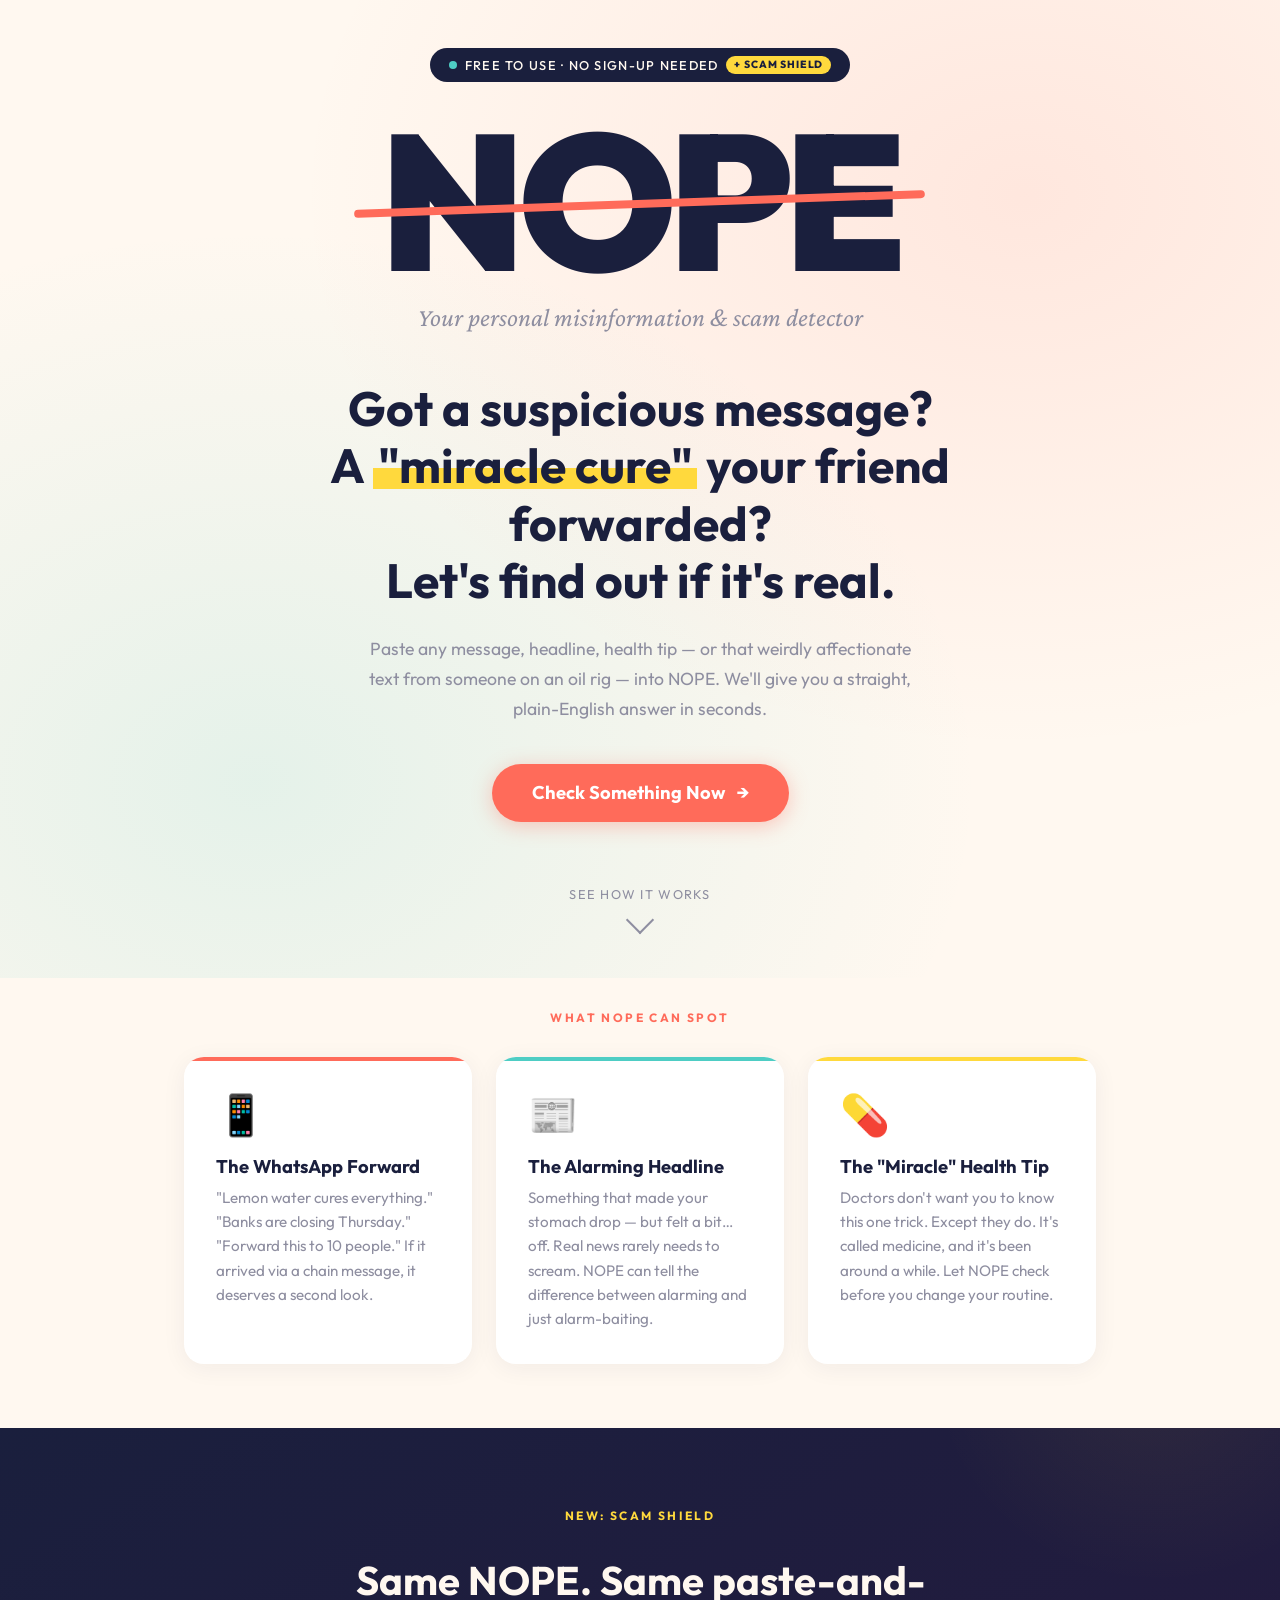
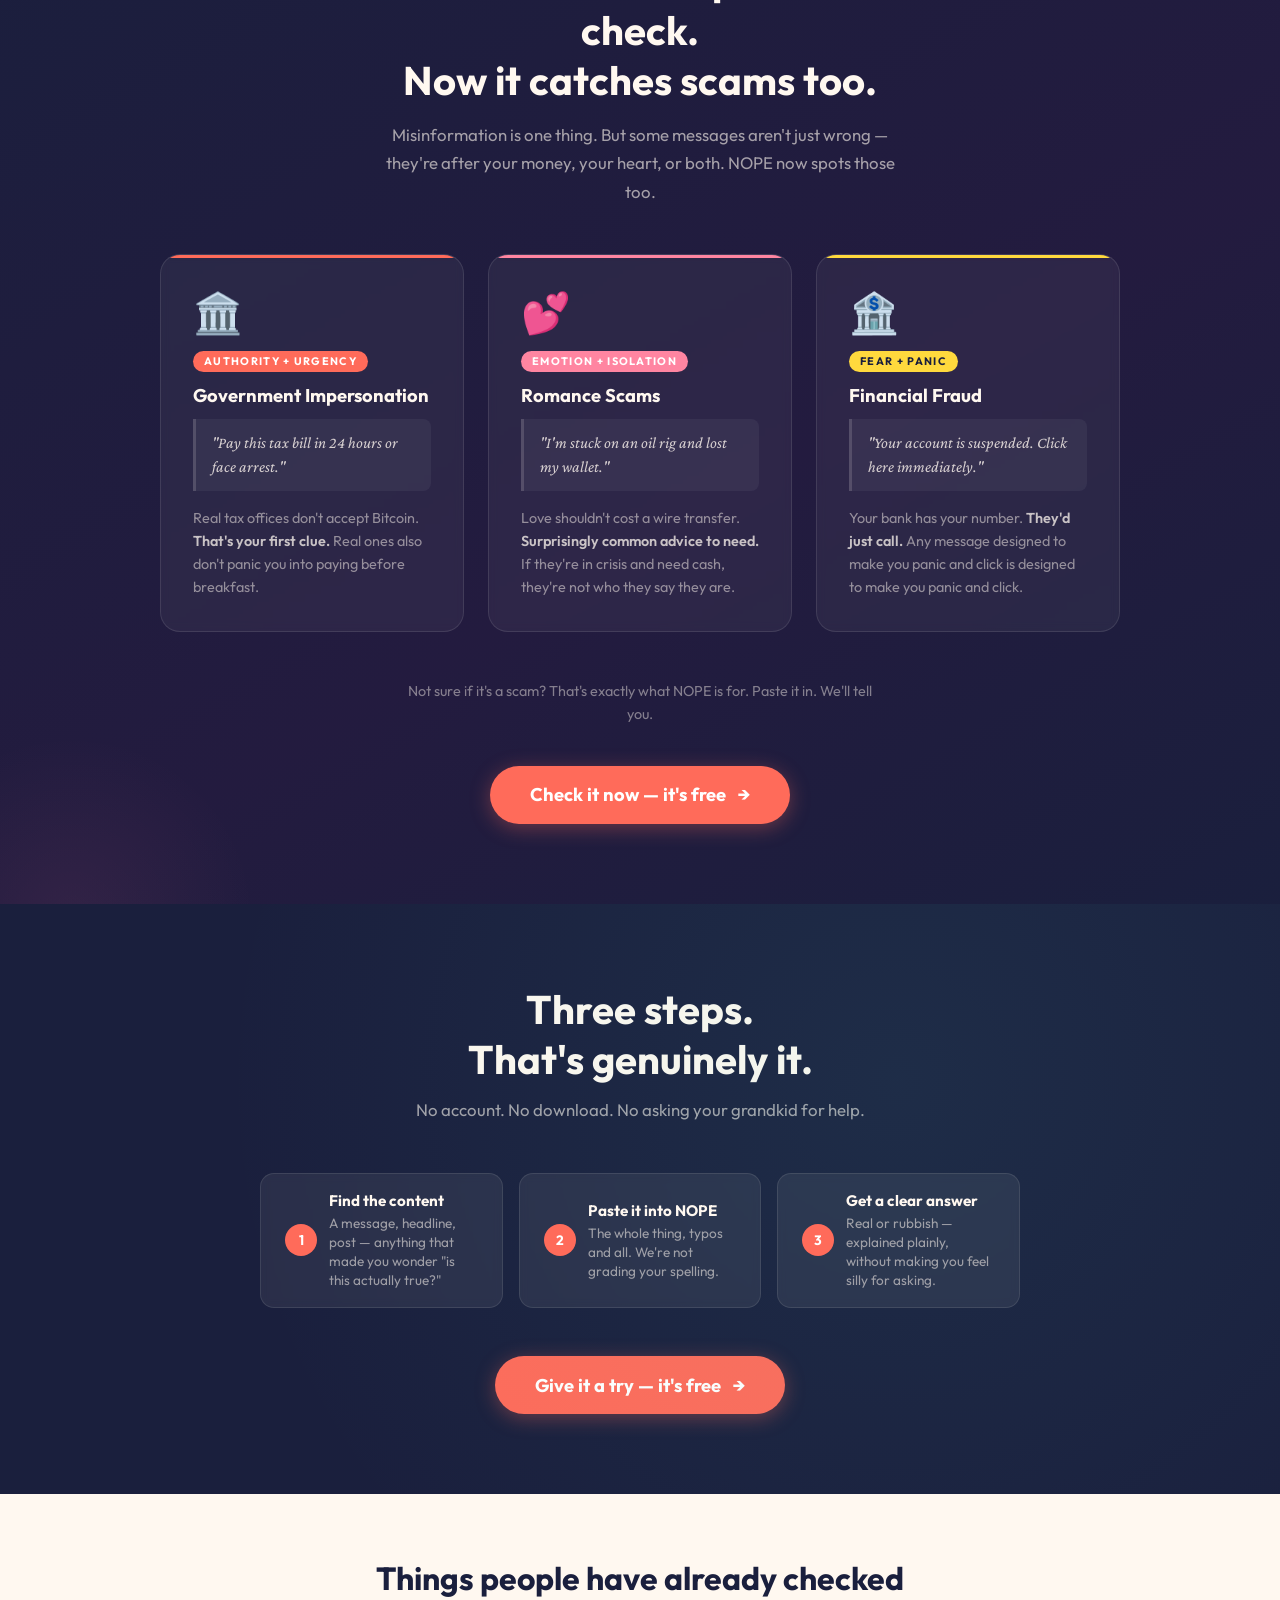
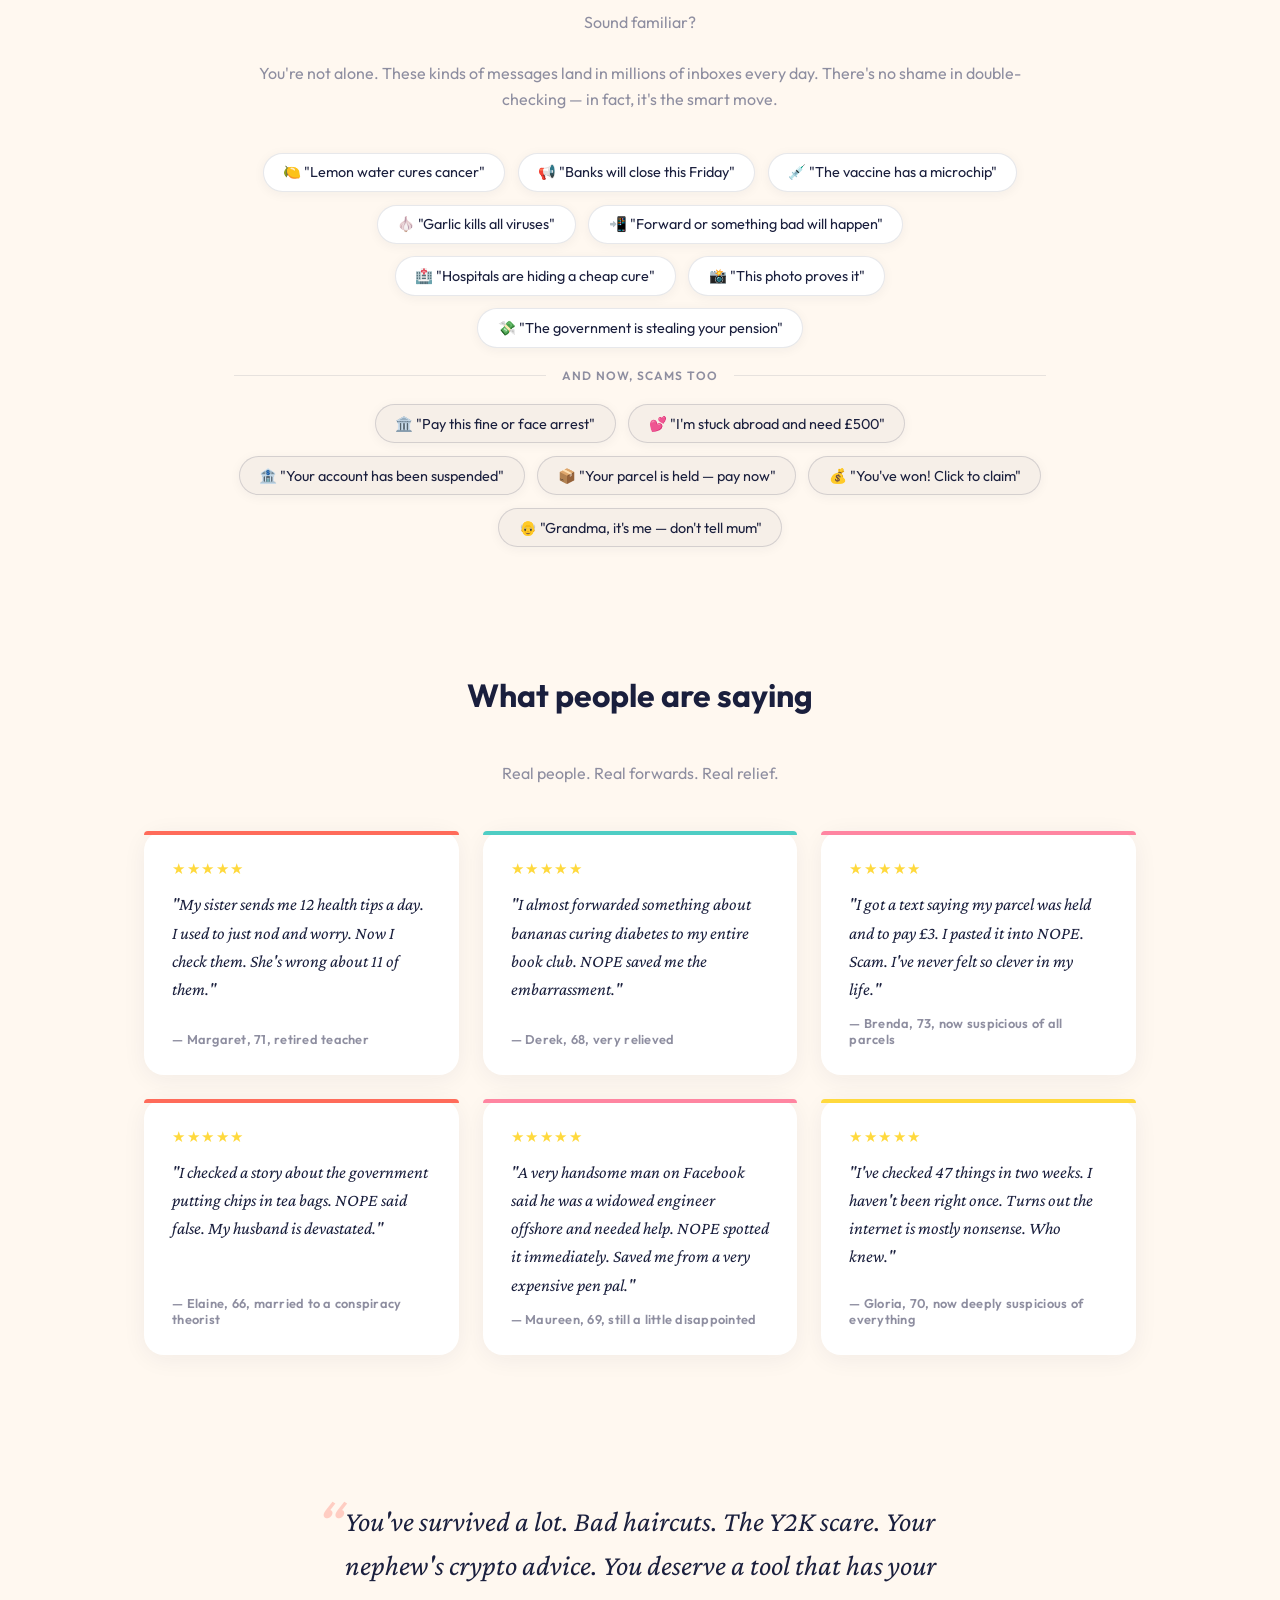
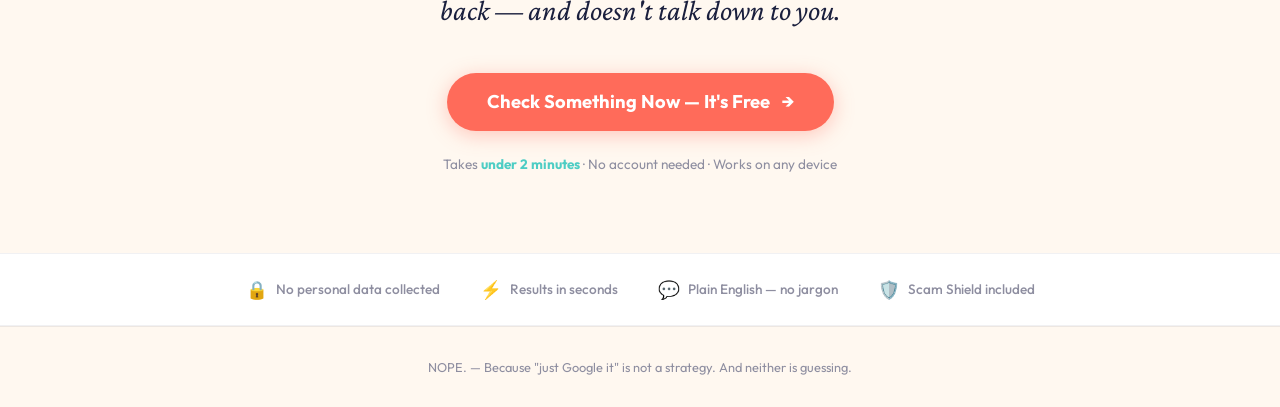
<file: static/index.html>
<!DOCTYPE html>
<html lang="en">
<head>
    <meta charset="UTF-8">
    <meta name="viewport" content="width=device-width, initial-scale=1.0">
    <title>NOPE — Your Personal Misinformation & Scam Detector</title>
    <link rel="preconnect" href="https://fonts.googleapis.com">
    <link rel="preconnect" href="https://fonts.gstatic.com" crossorigin>
    <link href="https://fonts.googleapis.com/css2?family=Outfit:wght@400;500;600;700;900&family=Crimson+Pro:ital@0;1&display=swap" rel="stylesheet">
    <style>
        :root {
            --coral: #FF6B5A;
            --navy: #1A1F3D;
            --cream: #FFF8F0;
            --mint: #4ECDC4;
            --gold: #FFD93D;
            --soft-gray: #8E8EA0;
            --blush: #FF85A1;
        }

        * {
            margin: 0;
            padding: 0;
            box-sizing: border-box;
        }

        body {
            font-family: 'Outfit', sans-serif;
            background: var(--cream);
            color: var(--navy);
            overflow-x: hidden;
        }

        /* ── HERO ─────────────────────────────── */
        .hero {
            min-height: 100vh;
            display: flex;
            flex-direction: column;
            align-items: center;
            justify-content: center;
            text-align: center;
            padding: 3rem 1.5rem;
            position: relative;
            background: radial-gradient(ellipse at 20% 80%, rgba(78, 205, 196, 0.15) 0%, transparent 50%),
                        radial-gradient(ellipse at 80% 20%, rgba(255, 107, 90, 0.12) 0%, transparent 50%),
                        var(--cream);
        }

        .badge {
            display: inline-flex;
            align-items: center;
            gap: 0.5rem;
            background: var(--navy);
            color: var(--cream);
            padding: 0.5rem 1.2rem;
            border-radius: 100px;
            font-size: 0.8rem;
            font-weight: 500;
            letter-spacing: 0.1em;
            text-transform: uppercase;
            animation: fadeDown 0.8s ease-out;
            margin-bottom: 2rem;
        }

        .badge .dot {
            width: 8px;
            height: 8px;
            background: var(--mint);
            border-radius: 50%;
            animation: pulse 2s ease-in-out infinite;
        }

        .badge .new-pill {
            background: var(--gold);
            color: var(--navy);
            font-size: 0.65rem;
            font-weight: 800;
            padding: 0.15rem 0.5rem;
            border-radius: 100px;
            letter-spacing: 0.08em;
        }

        .logo {
            font-size: clamp(5rem, 15vw, 12rem);
            font-weight: 900;
            line-height: 0.9;
            letter-spacing: -0.04em;
            animation: fadeUp 0.8s ease-out 0.2s both;
            position: relative;
        }

        .logo span {
            position: relative;
            display: inline-block;
        }

        .logo .strike {
            position: absolute;
            top: 50%;
            left: -5%;
            width: 110%;
            height: 8px;
            background: var(--coral);
            border-radius: 4px;
            transform: rotate(-2deg);
            animation: strikeIn 0.5s ease-out 1s both;
        }

        .tagline {
            font-family: 'Crimson Pro', serif;
            font-style: italic;
            font-size: clamp(1.1rem, 2.5vw, 1.6rem);
            color: var(--soft-gray);
            margin-top: 1rem;
            animation: fadeUp 0.8s ease-out 0.4s both;
        }

        .headline {
            font-size: clamp(1.8rem, 4vw, 3rem);
            font-weight: 700;
            line-height: 1.2;
            max-width: 720px;
            margin-top: 3rem;
            animation: fadeUp 0.8s ease-out 0.6s both;
        }

        .headline .highlight {
            background: linear-gradient(120deg, var(--gold) 0%, var(--gold) 100%);
            background-size: 100% 35%;
            background-position: 0 85%;
            background-repeat: no-repeat;
            padding: 0 0.1em;
        }

        .subtext {
            font-size: 1.1rem;
            color: var(--soft-gray);
            max-width: 560px;
            line-height: 1.7;
            margin-top: 1.5rem;
            animation: fadeUp 0.8s ease-out 0.8s both;
        }

        .hero-cta {
            margin-top: 2.5rem;
            animation: fadeUp 0.8s ease-out 1s both;
        }

        .scroll-hint {
            margin-top: 4rem;
            display: flex;
            flex-direction: column;
            align-items: center;
            gap: 0.5rem;
            color: var(--soft-gray);
            font-size: 0.8rem;
            letter-spacing: 0.1em;
            text-transform: uppercase;
            animation: fadeUp 0.8s ease-out 1.2s both;
        }

        .scroll-arrow {
            width: 20px;
            height: 20px;
            border-right: 2px solid var(--soft-gray);
            border-bottom: 2px solid var(--soft-gray);
            transform: rotate(45deg);
            animation: bounce 1.5s ease-in-out infinite;
        }

        /* ── CARDS ────────────────────────────── */
        .cards-section {
            padding: 2rem 1.5rem 4rem;
            max-width: 960px;
            margin: 0 auto;
        }

        .section-label {
            text-align: center;
            font-size: 0.75rem;
            font-weight: 700;
            letter-spacing: 0.2em;
            text-transform: uppercase;
            color: var(--coral);
            margin-bottom: 2rem;
        }

        .cards {
            display: grid;
            grid-template-columns: repeat(auto-fit, minmax(250px, 1fr));
            gap: 1.5rem;
        }

        .card {
            background: white;
            border-radius: 20px;
            padding: 2rem;
            position: relative;
            overflow: hidden;
            box-shadow: 0 4px 24px rgba(26, 31, 61, 0.06);
            transition: transform 0.3s ease, box-shadow 0.3s ease;
            animation: fadeUp 0.8s ease-out both;
        }

        .card:nth-child(1) { animation-delay: 0.3s; }
        .card:nth-child(2) { animation-delay: 0.5s; }
        .card:nth-child(3) { animation-delay: 0.7s; }

        .card:hover {
            transform: translateY(-4px);
            box-shadow: 0 8px 32px rgba(26, 31, 61, 0.12);
        }

        .card-emoji {
            font-size: 2.5rem;
            margin-bottom: 1rem;
        }

        .card h3 {
            font-size: 1.15rem;
            font-weight: 700;
            margin-bottom: 0.5rem;
        }

        .card p {
            font-size: 0.95rem;
            color: var(--soft-gray);
            line-height: 1.6;
        }

        .card::after {
            content: '';
            position: absolute;
            top: 0;
            left: 0;
            width: 100%;
            height: 4px;
        }

        .card:nth-child(1)::after { background: var(--coral); }
        .card:nth-child(2)::after { background: var(--mint); }
        .card:nth-child(3)::after { background: var(--gold); }

        /* ── SCAM SHIELD ──────────────────────── */
        .scam-section {
            background: linear-gradient(150deg, #1A1F3D 0%, #231B3F 60%, #1A1F3D 100%);
            padding: 5rem 1.5rem;
            text-align: center;
            position: relative;
            overflow: hidden;
        }

        .scam-section::before {
            content: '';
            position: absolute;
            top: -30%;
            right: -10%;
            width: 500px;
            height: 500px;
            background: radial-gradient(circle, rgba(255, 217, 61, 0.07) 0%, transparent 65%);
            pointer-events: none;
        }

        .scam-section::after {
            content: '';
            position: absolute;
            bottom: -20%;
            left: -10%;
            width: 400px;
            height: 400px;
            background: radial-gradient(circle, rgba(255, 133, 161, 0.07) 0%, transparent 65%);
            pointer-events: none;
        }

        .scam-section .section-label {
            color: var(--gold);
        }

        .scam-section h2 {
            font-size: clamp(1.8rem, 4vw, 2.5rem);
            font-weight: 700;
            color: var(--cream);
            max-width: 600px;
            margin: 0 auto 1rem;
            line-height: 1.25;
        }

        .scam-intro-text {
            color: rgba(255, 248, 240, 0.6);
            font-size: 1.05rem;
            max-width: 520px;
            margin: 0 auto 3rem;
            line-height: 1.7;
        }

        .scam-cards {
            display: grid;
            grid-template-columns: repeat(auto-fit, minmax(260px, 1fr));
            gap: 1.5rem;
            max-width: 960px;
            margin: 0 auto 3rem;
            position: relative;
            z-index: 1;
        }

        .scam-card {
            background: rgba(255, 248, 240, 0.05);
            border: 1px solid rgba(255, 248, 240, 0.1);
            border-radius: 20px;
            padding: 2rem;
            text-align: left;
            backdrop-filter: blur(4px);
            transition: transform 0.3s ease, background 0.3s ease, border-color 0.3s ease;
            position: relative;
            overflow: hidden;
        }

        .scam-card:hover {
            transform: translateY(-4px);
            background: rgba(255, 248, 240, 0.09);
            border-color: rgba(255, 248, 240, 0.2);
        }

        .scam-card::before {
            content: '';
            position: absolute;
            top: 0;
            left: 0;
            width: 100%;
            height: 3px;
            border-radius: 20px 20px 0 0;
        }

        .scam-card.authority::before { background: var(--coral); }
        .scam-card.romance::before { background: var(--blush); }
        .scam-card.financial::before { background: var(--gold); }

        .scam-icon {
            font-size: 2.5rem;
            margin-bottom: 0.75rem;
        }

        .scam-tag {
            display: inline-block;
            font-size: 0.68rem;
            font-weight: 700;
            letter-spacing: 0.12em;
            text-transform: uppercase;
            padding: 0.2rem 0.7rem;
            border-radius: 100px;
            margin-bottom: 0.75rem;
            color: var(--navy);
        }

        .authority .scam-tag { background: var(--coral); color: white; }
        .romance .scam-tag { background: var(--blush); color: white; }
        .financial .scam-tag { background: var(--gold); color: var(--navy); }

        .scam-card h3 {
            font-size: 1.15rem;
            font-weight: 700;
            color: var(--cream);
            margin-bottom: 0.75rem;
        }

        .scam-example {
            font-family: 'Crimson Pro', serif;
            font-style: italic;
            font-size: 1rem;
            color: rgba(255, 248, 240, 0.8);
            background: rgba(255, 248, 240, 0.05);
            border-left: 3px solid rgba(255, 248, 240, 0.15);
            padding: 0.75rem 1rem;
            border-radius: 0 8px 8px 0;
            margin-bottom: 1rem;
            line-height: 1.5;
        }

        .scam-tell {
            font-size: 0.9rem;
            color: rgba(255, 248, 240, 0.5);
            line-height: 1.6;
        }

        .scam-tell strong {
            color: rgba(255, 248, 240, 0.75);
            font-weight: 600;
        }

        .scam-footer-note {
            color: rgba(255, 248, 240, 0.45);
            font-size: 0.9rem;
            max-width: 480px;
            margin: 0 auto 2.5rem;
            line-height: 1.6;
            position: relative;
            z-index: 1;
        }

        /* ── HOW IT WORKS ─────────────────────── */
        .how-section {
            background: var(--navy);
            color: var(--cream);
            padding: 5rem 1.5rem;
            text-align: center;
            position: relative;
            overflow: hidden;
        }

        .how-section::before {
            content: '';
            position: absolute;
            top: -50%;
            left: -50%;
            width: 200%;
            height: 200%;
            background: radial-gradient(circle at 60% 40%, rgba(78, 205, 196, 0.08) 0%, transparent 40%);
            pointer-events: none;
        }

        .how-section h2 {
            font-size: clamp(1.8rem, 4vw, 2.5rem);
            font-weight: 700;
            max-width: 600px;
            margin: 0 auto 0.75rem;
            line-height: 1.25;
        }

        .how-section .how-subtext {
            font-size: 1.05rem;
            color: rgba(255, 248, 240, 0.6);
            max-width: 460px;
            margin: 0 auto 3rem;
            line-height: 1.7;
        }

        .step-list {
            display: flex;
            flex-wrap: wrap;
            justify-content: center;
            gap: 1rem;
            margin: 0 auto 3rem;
            max-width: 760px;
        }

        .step {
            display: flex;
            align-items: center;
            gap: 0.75rem;
            background: rgba(255, 248, 240, 0.07);
            border: 1px solid rgba(255, 248, 240, 0.1);
            border-radius: 14px;
            padding: 1.1rem 1.5rem;
            font-size: 0.95rem;
            backdrop-filter: blur(4px);
            text-align: left;
            max-width: 280px;
            flex: 1 1 220px;
        }

        .step-num {
            width: 32px;
            height: 32px;
            border-radius: 50%;
            background: var(--coral);
            color: white;
            display: flex;
            align-items: center;
            justify-content: center;
            font-size: 0.85rem;
            font-weight: 700;
            flex-shrink: 0;
        }

        .step-text strong {
            display: block;
            font-weight: 700;
            margin-bottom: 0.2rem;
        }

        .step-text span {
            font-size: 0.85rem;
            color: rgba(255, 248, 240, 0.55);
        }

        /* ── EXAMPLES TICKER ──────────────────── */
        .examples-section {
            padding: 4rem 1.5rem;
            max-width: 860px;
            margin: 0 auto;
            text-align: center;
        }

        .examples-section h2 {
            font-size: clamp(1.4rem, 3vw, 2rem);
            font-weight: 700;
            margin-bottom: 0.75rem;
        }

        .examples-section .sub {
            color: var(--soft-gray);
            font-size: 1rem;
            margin-bottom: 2.5rem;
            line-height: 1.6;
        }

        .example-pills {
            display: flex;
            flex-wrap: wrap;
            justify-content: center;
            gap: 0.8rem;
        }

        .pill {
            background: white;
            border: 1.5px solid rgba(26, 31, 61, 0.1);
            border-radius: 100px;
            padding: 0.6rem 1.2rem;
            font-size: 0.9rem;
            color: var(--navy);
            box-shadow: 0 2px 12px rgba(26, 31, 61, 0.05);
            transition: all 0.2s ease;
            cursor: default;
        }

        .pill:hover {
            border-color: var(--coral);
            color: var(--coral);
            transform: translateY(-2px);
            box-shadow: 0 4px 16px rgba(255, 107, 90, 0.15);
        }

        .pill.scam {
            background: rgba(26, 31, 61, 0.04);
            border-color: rgba(26, 31, 61, 0.15);
        }

        .pill.scam:hover {
            border-color: var(--blush);
            color: #d4607a;
            box-shadow: 0 4px 16px rgba(255, 133, 161, 0.2);
        }

        .pill-divider {
            width: 100%;
            display: flex;
            align-items: center;
            gap: 1rem;
            margin: 0.5rem 0;
            color: var(--soft-gray);
            font-size: 0.75rem;
            font-weight: 600;
            letter-spacing: 0.1em;
            text-transform: uppercase;
        }

        .pill-divider::before,
        .pill-divider::after {
            content: '';
            flex: 1;
            height: 1px;
            background: rgba(26, 31, 61, 0.1);
        }

        /* ── TESTIMONIALS ────────────────────── */
        .testimonials-section {
            padding: 4rem 1.5rem 5rem;
            max-width: 1040px;
            margin: 0 auto;
            text-align: center;
        }

        .testimonials-title {
            font-size: clamp(1.4rem, 3vw, 2rem);
            font-weight: 700;
            margin-bottom: 3rem;
            color: var(--navy);
        }

        .testimonials-grid {
            display: grid;
            grid-template-columns: repeat(auto-fit, minmax(280px, 1fr));
            gap: 1.5rem;
            text-align: left;
        }

        .testimonial-card {
            background: white;
            border-radius: 20px;
            padding: 1.75rem;
            box-shadow: 0 4px 24px rgba(26, 31, 61, 0.06);
            transition: transform 0.3s ease, box-shadow 0.3s ease;
            display: flex;
            flex-direction: column;
            gap: 0.75rem;
            position: relative;
        }

        .testimonial-card:hover {
            transform: translateY(-4px);
            box-shadow: 0 8px 32px rgba(26, 31, 61, 0.12);
        }

        .testimonial-card:nth-child(3n+1)::before { background: var(--coral); }
        .testimonial-card:nth-child(3n+2)::before { background: var(--mint); }
        .testimonial-card:nth-child(3n+3)::before { background: var(--gold); }
        .testimonial-card.scam-testimonial::before { background: var(--blush); }

        .testimonial-card::before {
            content: '';
            position: absolute;
            top: 0;
            left: 0;
            width: 100%;
            height: 4px;
            border-radius: 20px 20px 0 0;
        }

        .stars {
            color: var(--gold);
            font-size: 0.95rem;
            letter-spacing: 0.1em;
        }

        .quote {
            font-family: 'Crimson Pro', serif;
            font-style: italic;
            font-size: 1.1rem;
            color: var(--navy);
            line-height: 1.6;
            flex: 1;
        }

        .attrib {
            font-size: 0.8rem;
            font-weight: 600;
            color: var(--soft-gray);
            letter-spacing: 0.02em;
        }

        /* ── CTA ──────────────────────────────── */
        .cta-area {
            background: var(--cream);
            padding: 4rem 1.5rem 5rem;
            text-align: center;
        }

        .thought-bubble {
            font-family: 'Crimson Pro', serif;
            font-style: italic;
            font-size: clamp(1.3rem, 3vw, 1.8rem);
            color: var(--navy);
            max-width: 640px;
            margin: 0 auto 2.5rem;
            line-height: 1.55;
            position: relative;
        }

        .thought-bubble::before {
            content: '\201C';
            font-size: 4rem;
            color: var(--coral);
            position: absolute;
            top: -1.5rem;
            left: -0.5rem;
            opacity: 0.3;
            font-family: 'Outfit', sans-serif;
        }

        .cta-btn {
            display: inline-flex;
            align-items: center;
            gap: 0.75rem;
            background: var(--coral);
            color: white;
            font-family: 'Outfit', sans-serif;
            font-size: 1.15rem;
            font-weight: 700;
            padding: 1.1rem 2.5rem;
            border-radius: 100px;
            border: none;
            cursor: pointer;
            text-decoration: none;
            transition: all 0.3s ease;
            box-shadow: 0 4px 20px rgba(255, 107, 90, 0.35);
        }

        .cta-btn:hover {
            transform: translateY(-2px) scale(1.02);
            box-shadow: 0 8px 30px rgba(255, 107, 90, 0.45);
        }

        .cta-btn .arrow {
            transition: transform 0.3s ease;
        }

        .cta-btn:hover .arrow {
            transform: translateX(4px);
        }

        .fine-print {
            margin-top: 1.5rem;
            font-size: 0.85rem;
            color: var(--soft-gray);
        }

        .fine-print strong {
            color: var(--mint);
            font-weight: 700;
        }

        /* ── TRUST BAR ────────────────────────── */
        .trust-bar {
            background: white;
            border-top: 1px solid rgba(26, 31, 61, 0.06);
            border-bottom: 1px solid rgba(26, 31, 61, 0.06);
            padding: 1.5rem;
            display: flex;
            justify-content: center;
            align-items: center;
            flex-wrap: wrap;
            gap: 2.5rem;
        }

        .trust-item {
            display: flex;
            align-items: center;
            gap: 0.5rem;
            font-size: 0.85rem;
            font-weight: 500;
            color: var(--soft-gray);
        }

        .trust-item .icon {
            font-size: 1.1rem;
        }

        /* ── FOOTER ───────────────────────────── */
        footer {
            text-align: center;
            padding: 2rem 1.5rem;
            font-size: 0.8rem;
            color: var(--soft-gray);
            border-top: 1px solid rgba(26, 31, 61, 0.08);
        }

        /* ── ANIMATIONS ───────────────────────── */
        @keyframes fadeUp {
            from { opacity: 0; transform: translateY(24px); }
            to   { opacity: 1; transform: translateY(0); }
        }

        @keyframes fadeDown {
            from { opacity: 0; transform: translateY(-16px); }
            to   { opacity: 1; transform: translateY(0); }
        }

        @keyframes strikeIn {
            from { width: 0; }
            to   { width: 110%; }
        }

        @keyframes pulse {
            0%, 100% { opacity: 1; }
            50%       { opacity: 0.4; }
        }

        @keyframes bounce {
            0%, 100% { transform: rotate(45deg) translateY(0); }
            50%       { transform: rotate(45deg) translateY(4px); }
        }

        @media (max-width: 600px) {
            .step-list { flex-direction: column; align-items: center; }
            .step { width: 100%; max-width: 340px; }
            .trust-bar { gap: 1.5rem; }
            .scam-cards { grid-template-columns: 1fr; }
        }
    </style>
</head>
<body>

    <!-- HERO SECTION -->
    <section class="hero">
        <div class="badge">
            <span class="dot"></span>
            Free to use · No sign-up needed
            <span class="new-pill">+ SCAM SHIELD</span>
        </div>

        <h1 class="logo">
            <span>NOPE<span class="strike"></span></span>
        </h1>

        <p class="tagline">Your personal misinformation & scam detector</p>

        <h2 class="headline">
            Got a suspicious message?<br>
            A <span class="highlight">"miracle cure"</span> your friend forwarded?<br>
            Let's find out if it's real.
        </h2>

        <p class="subtext">
            Paste any message, headline, health tip — or that weirdly affectionate text from someone on an oil rig — into NOPE. We'll give you a straight, plain-English answer in seconds.
        </p>

        <div class="hero-cta">
            <a href="/static/chat.html" class="cta-btn">
                Check Something Now
                <span class="arrow">→</span>
            </a>
        </div>

        <div class="scroll-hint">
            <span>See how it works</span>
            <div class="scroll-arrow"></div>
        </div>
    </section>

    <!-- CARDS SECTION -->
    <section class="cards-section">
        <div class="section-label">What NOPE can spot</div>

        <div class="cards">
            <div class="card">
                <div class="card-emoji">📱</div>
                <h3>The WhatsApp Forward</h3>
                <p>"Lemon water cures everything." "Banks are closing Thursday." "Forward this to 10 people." If it arrived via a chain message, it deserves a second look.</p>
            </div>

            <div class="card">
                <div class="card-emoji">📰</div>
                <h3>The Alarming Headline</h3>
                <p>Something that made your stomach drop — but felt a bit… off. Real news rarely needs to scream. NOPE can tell the difference between alarming and just alarm-baiting.</p>
            </div>

            <div class="card">
                <div class="card-emoji">💊</div>
                <h3>The "Miracle" Health Tip</h3>
                <p>Doctors don't want you to know this one trick. Except they do. It's called medicine, and it's been around a while. Let NOPE check before you change your routine.</p>
            </div>
        </div>
    </section>

    <!-- SCAM SHIELD SECTION -->
    <section class="scam-section">
        <div class="section-label">New: Scam Shield</div>

        <h2>Same NOPE. Same paste-and-check.<br>Now it catches scams too.</h2>
        <p class="scam-intro-text">
            Misinformation is one thing. But some messages aren't just wrong — they're after your money, your heart, or both. NOPE now spots those too.
        </p>

        <div class="scam-cards">
            <div class="scam-card authority">
                <div class="scam-icon">🏛️</div>
                <span class="scam-tag">Authority + Urgency</span>
                <h3>Government Impersonation</h3>
                <p class="scam-example">"Pay this tax bill in 24 hours or face arrest."</p>
                <p class="scam-tell">Real tax offices don't accept Bitcoin. <strong>That's your first clue.</strong> Real ones also don't panic you into paying before breakfast.</p>
            </div>

            <div class="scam-card romance">
                <div class="scam-icon">💕</div>
                <span class="scam-tag">Emotion + Isolation</span>
                <h3>Romance Scams</h3>
                <p class="scam-example">"I'm stuck on an oil rig and lost my wallet."</p>
                <p class="scam-tell">Love shouldn't cost a wire transfer. <strong>Surprisingly common advice to need.</strong> If they're in crisis and need cash, they're not who they say they are.</p>
            </div>

            <div class="scam-card financial">
                <div class="scam-icon">🏦</div>
                <span class="scam-tag">Fear + Panic</span>
                <h3>Financial Fraud</h3>
                <p class="scam-example">"Your account is suspended. Click here immediately."</p>
                <p class="scam-tell">Your bank has your number. <strong>They'd just call.</strong> Any message designed to make you panic and click is designed to make you panic and click.</p>
            </div>
        </div>

        <p class="scam-footer-note">
            Not sure if it's a scam? That's exactly what NOPE is for. Paste it in. We'll tell you.
        </p>

        <a href="/static/chat.html" class="cta-btn">
            Check it now — it's free
            <span class="arrow">→</span>
        </a>
    </section>

    <!-- HOW IT WORKS SECTION -->
    <section class="how-section">
        <h2>Three steps.<br>That's genuinely it.</h2>
        <p class="how-subtext">No account. No download. No asking your grandkid for help.</p>

        <div class="step-list">
            <div class="step">
                <div class="step-num">1</div>
                <div class="step-text">
                    <strong>Find the content</strong>
                    <span>A message, headline, post — anything that made you wonder "is this actually true?"</span>
                </div>
            </div>

            <div class="step">
                <div class="step-num">2</div>
                <div class="step-text">
                    <strong>Paste it into NOPE</strong>
                    <span>The whole thing, typos and all. We're not grading your spelling.</span>
                </div>
            </div>

            <div class="step">
                <div class="step-num">3</div>
                <div class="step-text">
                    <strong>Get a clear answer</strong>
                    <span>Real or rubbish — explained plainly, without making you feel silly for asking.</span>
                </div>
            </div>
        </div>

        <a href="/static/chat.html" class="cta-btn">
            Give it a try — it's free
            <span class="arrow">→</span>
        </a>
    </section>

    <!-- EXAMPLES SECTION -->
    <section class="examples-section">
        <h2>Things people have already checked</h2>
        <p class="sub">Sound familiar?<br><br>You're not alone. These kinds of messages land in millions of inboxes every day. There's no shame in double-checking — in fact, it's the smart move.</p>

        <div class="example-pills">
            <div class="pill">🍋 "Lemon water cures cancer"</div>
            <div class="pill">📢 "Banks will close this Friday"</div>
            <div class="pill">💉 "The vaccine has a microchip"</div>
            <div class="pill">🧄 "Garlic kills all viruses"</div>
            <div class="pill">📲 "Forward or something bad will happen"</div>
            <div class="pill">🏥 "Hospitals are hiding a cheap cure"</div>
            <div class="pill">📸 "This photo proves it"</div>
            <div class="pill">💸 "The government is stealing your pension"</div>

            <div class="pill-divider">And now, scams too</div>

            <div class="pill scam">🏛️ "Pay this fine or face arrest"</div>
            <div class="pill scam">💕 "I'm stuck abroad and need £500"</div>
            <div class="pill scam">🏦 "Your account has been suspended"</div>
            <div class="pill scam">📦 "Your parcel is held — pay now"</div>
            <div class="pill scam">💰 "You've won! Click to claim"</div>
            <div class="pill scam">👴 "Grandma, it's me — don't tell mum"</div>
        </div>
    </section>

    <!-- TESTIMONIALS SECTION -->
    <section class="testimonials-section">
        <h2 class="testimonials-title">What people are saying</h2>
        <p style="text-align: center; color: var(--soft-gray); margin-bottom: 3rem;">Real people. Real forwards. Real relief.</p>

        <div class="testimonials-grid">
            <div class="testimonial-card">
                <div class="stars">★★★★★</div>
                <p class="quote">"My sister sends me 12 health tips a day. I used to just nod and worry. Now I check them. She's wrong about 11 of them."</p>
                <p class="attrib">— Margaret, 71, retired teacher</p>
            </div>

            <div class="testimonial-card">
                <div class="stars">★★★★★</div>
                <p class="quote">"I almost forwarded something about bananas curing diabetes to my entire book club. NOPE saved me the embarrassment."</p>
                <p class="attrib">— Derek, 68, very relieved</p>
            </div>

            <div class="testimonial-card scam-testimonial">
                <div class="stars">★★★★★</div>
                <p class="quote">"I got a text saying my parcel was held and to pay £3. I pasted it into NOPE. Scam. I've never felt so clever in my life."</p>
                <p class="attrib">— Brenda, 73, now suspicious of all parcels</p>
            </div>

            <div class="testimonial-card">
                <div class="stars">★★★★★</div>
                <p class="quote">"I checked a story about the government putting chips in tea bags. NOPE said false. My husband is devastated."</p>
                <p class="attrib">— Elaine, 66, married to a conspiracy theorist</p>
            </div>

            <div class="testimonial-card scam-testimonial">
                <div class="stars">★★★★★</div>
                <p class="quote">"A very handsome man on Facebook said he was a widowed engineer offshore and needed help. NOPE spotted it immediately. Saved me from a very expensive pen pal."</p>
                <p class="attrib">— Maureen, 69, still a little disappointed</p>
            </div>

            <div class="testimonial-card">
                <div class="stars">★★★★★</div>
                <p class="quote">"I've checked 47 things in two weeks. I haven't been right once. Turns out the internet is mostly nonsense. Who knew."</p>
                <p class="attrib">— Gloria, 70, now deeply suspicious of everything</p>
            </div>
        </div>
    </section>

    <!-- CTA SECTION -->
    <section class="cta-area">
        <p class="thought-bubble">
            You've survived a lot. Bad haircuts. The Y2K scare. Your nephew's crypto advice. You deserve a tool that has your back — and doesn't talk down to you.
        </p>

        <a href="/static/chat.html" class="cta-btn">
            Check Something Now — It's Free
            <span class="arrow">→</span>
        </a>

        <p class="fine-print">
            Takes <strong>under 2 minutes</strong> · No account needed · Works on any device
        </p>
    </section>

    <!-- TRUST BAR -->
    <div class="trust-bar">
        <div class="trust-item">
            <span class="icon">🔒</span>
            <span>No personal data collected</span>
        </div>
        <div class="trust-item">
            <span class="icon">⚡</span>
            <span>Results in seconds</span>
        </div>
        <div class="trust-item">
            <span class="icon">💬</span>
            <span>Plain English — no jargon</span>
        </div>
        <div class="trust-item">
            <span class="icon">🛡️</span>
            <span>Scam Shield included</span>
        </div>
    </div>

    <!-- FOOTER -->
    <footer>
        <p>NOPE. — Because "just Google it" is not a strategy. And neither is guessing.</p>
    </footer>

    <script>
        document.querySelectorAll('a[href*="#"]').forEach(anchor => {
            anchor.addEventListener('click', function (e) {
                e.preventDefault();
                const target = document.querySelector(this.getAttribute('href'));
                if (target) {
                    target.scrollIntoView({ behavior: 'smooth' });
                }
            });
        });
    </script>
</body>
</html>
</file>
